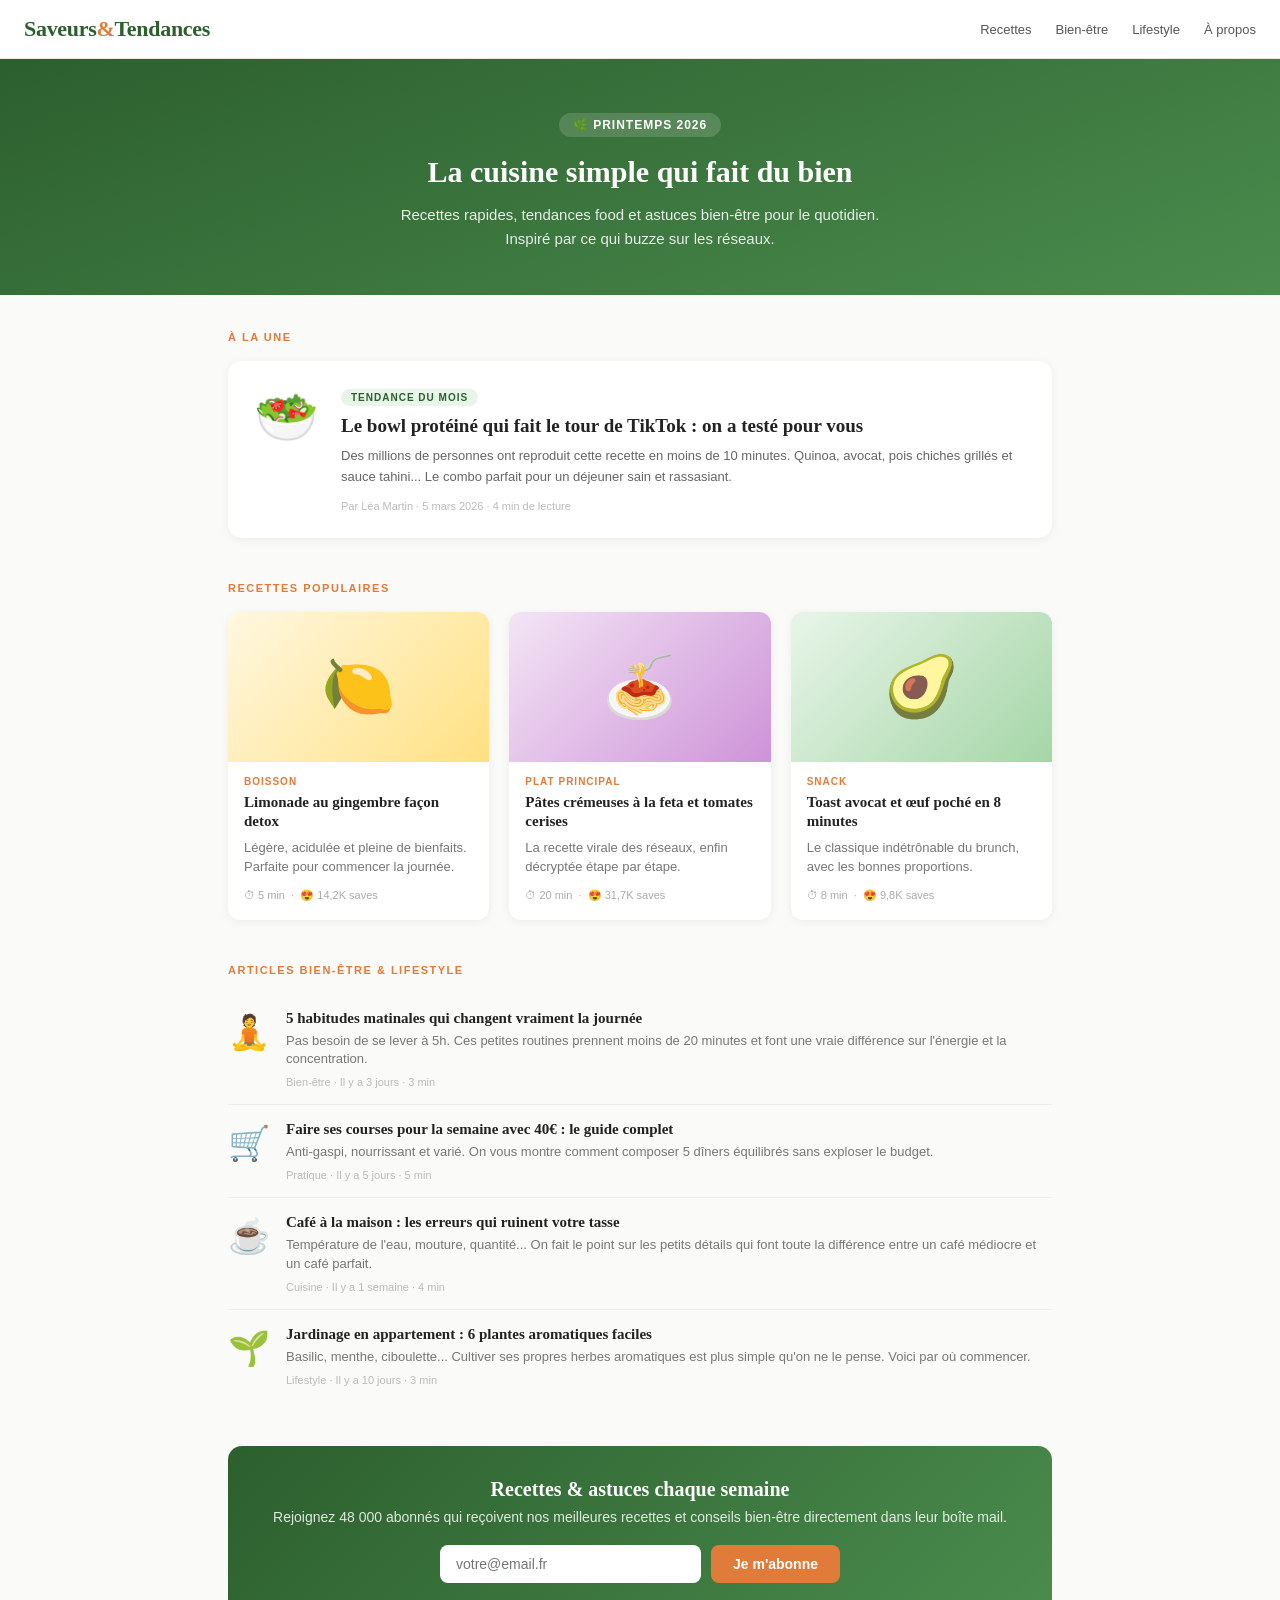
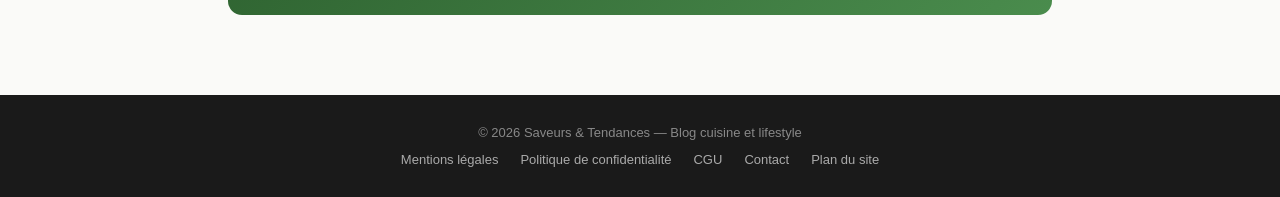
<file: fake-games/whitepage.html>
<!DOCTYPE html>
<html lang="fr">
<head>
  <meta charset="UTF-8">
  <meta name="viewport" content="width=device-width, initial-scale=1.0">
  <title>Saveurs & Tendances — Recettes, astuces et lifestyle</title>
  <meta name="description" content="Blog cuisine, bien-être et lifestyle. Recettes faciles, astuces du quotidien et tendances food vues sur les réseaux.">
  <style>
    * { margin: 0; padding: 0; box-sizing: border-box; }
    body { font-family: 'Georgia', serif; background: #fafaf8; color: #222; }

    header {
      background: #fff;
      border-bottom: 1px solid #e8e8e0;
      padding: 16px 24px;
      display: flex;
      align-items: center;
      justify-content: space-between;
    }
    .logo { font-size: 22px; font-weight: 700; color: #2c5f2e; letter-spacing: -0.3px; }
    .logo span { color: #e07b39; }
    nav { display: flex; gap: 24px; font-family: sans-serif; font-size: 13px; color: #666; }
    nav a { color: #555; text-decoration: none; }
    nav a:hover { color: #2c5f2e; }

    .hero {
      background: linear-gradient(160deg, #2c5f2e 0%, #4a8c4d 100%);
      color: white;
      padding: 54px 24px 44px;
      text-align: center;
    }
    .hero-tag {
      display: inline-block;
      background: rgba(255,255,255,0.15);
      border-radius: 20px;
      padding: 5px 14px;
      font-size: 12px;
      font-family: sans-serif;
      font-weight: 600;
      letter-spacing: 1px;
      text-transform: uppercase;
      margin-bottom: 16px;
    }
    .hero h1 { font-size: 30px; font-weight: 700; line-height: 1.25; margin-bottom: 12px; }
    .hero p { font-size: 15px; opacity: 0.88; max-width: 480px; margin: 0 auto; font-family: sans-serif; line-height: 1.6; }

    .container { max-width: 860px; margin: 0 auto; padding: 36px 18px; }

    .section-label {
      font-family: sans-serif;
      font-size: 11px;
      font-weight: 700;
      text-transform: uppercase;
      letter-spacing: 1.5px;
      color: #e07b39;
      margin-bottom: 18px;
    }

    .grid-3 {
      display: grid;
      grid-template-columns: repeat(auto-fill, minmax(240px, 1fr));
      gap: 20px;
      margin-bottom: 44px;
    }

    .card {
      background: #fff;
      border-radius: 12px;
      overflow: hidden;
      box-shadow: 0 2px 10px rgba(0,0,0,0.06);
      transition: transform 0.15s;
      cursor: pointer;
    }
    .card:hover { transform: translateY(-4px); }
    .card-cover {
      height: 150px;
      display: flex;
      align-items: center;
      justify-content: center;
      font-size: 60px;
    }
    .card-body { padding: 14px 16px 18px; }
    .card-cat {
      font-family: sans-serif;
      font-size: 10px;
      font-weight: 700;
      text-transform: uppercase;
      letter-spacing: 1px;
      color: #e07b39;
      margin-bottom: 6px;
    }
    .card-body h3 { font-size: 15px; font-weight: 700; margin-bottom: 6px; line-height: 1.3; }
    .card-body p { font-family: sans-serif; font-size: 13px; color: #777; line-height: 1.5; }
    .card-footer {
      font-family: sans-serif;
      font-size: 11px;
      color: #aaa;
      margin-top: 12px;
      display: flex;
      align-items: center;
      gap: 10px;
    }

    .featured {
      background: #fff;
      border-radius: 14px;
      padding: 26px;
      margin-bottom: 44px;
      box-shadow: 0 2px 10px rgba(0,0,0,0.06);
      display: flex;
      gap: 22px;
      align-items: flex-start;
    }
    .featured-icon { font-size: 52px; flex-shrink: 0; }
    .featured-badge {
      display: inline-block;
      background: #e8f5e9;
      color: #2c5f2e;
      font-family: sans-serif;
      font-size: 10px;
      font-weight: 700;
      text-transform: uppercase;
      letter-spacing: 1px;
      padding: 3px 10px;
      border-radius: 20px;
      margin-bottom: 8px;
    }
    .featured h2 { font-size: 19px; margin-bottom: 8px; line-height: 1.3; }
    .featured p { font-family: sans-serif; font-size: 13px; color: #666; line-height: 1.6; }
    .featured-meta { font-family: sans-serif; font-size: 11px; color: #bbb; margin-top: 12px; }

    .list-articles { margin-bottom: 44px; }
    .list-article {
      display: flex;
      gap: 16px;
      padding: 16px 0;
      border-bottom: 1px solid #eee;
      cursor: pointer;
    }
    .list-article:last-child { border-bottom: none; }
    .list-article-icon { font-size: 34px; flex-shrink: 0; margin-top: 2px; }
    .list-article-body h4 { font-size: 15px; font-weight: 700; margin-bottom: 5px; }
    .list-article-body p { font-family: sans-serif; font-size: 13px; color: #777; line-height: 1.4; }
    .list-article-meta { font-family: sans-serif; font-size: 11px; color: #bbb; margin-top: 8px; }

    .newsletter {
      background: linear-gradient(135deg, #2c5f2e, #4a8c4d);
      color: white;
      border-radius: 14px;
      padding: 32px 28px;
      text-align: center;
      margin-bottom: 44px;
    }
    .newsletter h3 { font-size: 20px; margin-bottom: 8px; }
    .newsletter p { font-family: sans-serif; font-size: 14px; opacity: 0.85; margin-bottom: 20px; }
    .newsletter-form { display: flex; gap: 10px; max-width: 400px; margin: 0 auto; flex-wrap: wrap; justify-content: center; }
    .newsletter input {
      flex: 1;
      min-width: 200px;
      padding: 11px 16px;
      border-radius: 8px;
      border: none;
      font-size: 14px;
      font-family: sans-serif;
    }
    .newsletter button {
      padding: 11px 22px;
      background: #e07b39;
      color: white;
      border: none;
      border-radius: 8px;
      font-size: 14px;
      font-family: sans-serif;
      font-weight: 600;
      cursor: pointer;
    }

    footer {
      background: #1a1a1a;
      color: #888;
      padding: 30px 20px;
      text-align: center;
      font-family: sans-serif;
      font-size: 13px;
    }
    footer .footer-links { display: flex; justify-content: center; gap: 22px; margin-top: 12px; flex-wrap: wrap; }
    footer a { color: #aaa; text-decoration: none; }
    footer a:hover { color: #fff; }
  </style>
<script type="text/javascript">
  (function(c,l,a,r,i,t,y){
    c[a]=c[a]||function(){(c[a].q=c[a].q||[]).push(arguments)};
    t=l.createElement(r);t.async=1;t.src="https://www.clarity.ms/tag/"+i;
    y=l.getElementsByTagName(r)[0];y.parentNode.insertBefore(t,y);
  })(window, document, "clarity", "script", "wbbj53so9d");
</script>
</head>
<body>

<header>
  <div class="logo">Saveurs<span>&</span>Tendances</div>
  <nav>
    <a href="#">Recettes</a>
    <a href="#">Bien-être</a>
    <a href="#">Lifestyle</a>
    <a href="#">À propos</a>
  </nav>
</header>

<div class="hero">
  <div class="hero-tag">🌿 Printemps 2026</div>
  <h1>La cuisine simple qui fait du bien</h1>
  <p>Recettes rapides, tendances food et astuces bien-être pour le quotidien. Inspiré par ce qui buzze sur les réseaux.</p>
</div>

<div class="container">

  <div class="section-label">À la une</div>
  <div class="featured">
    <div class="featured-icon">🥗</div>
    <div>
      <div class="featured-badge">Tendance du mois</div>
      <h2>Le bowl protéiné qui fait le tour de TikTok : on a testé pour vous</h2>
      <p>Des millions de personnes ont reproduit cette recette en moins de 10 minutes. Quinoa, avocat, pois chiches grillés et sauce tahini... Le combo parfait pour un déjeuner sain et rassasiant.</p>
      <div class="featured-meta">Par Léa Martin · 5 mars 2026 · 4 min de lecture</div>
    </div>
  </div>

  <div class="section-label">Recettes populaires</div>
  <div class="grid-3">
    <div class="card">
      <div class="card-cover" style="background: linear-gradient(135deg, #fff8e1, #ffe082);">🍋</div>
      <div class="card-body">
        <div class="card-cat">Boisson</div>
        <h3>Limonade au gingembre façon detox</h3>
        <p>Légère, acidulée et pleine de bienfaits. Parfaite pour commencer la journée.</p>
        <div class="card-footer">⏱ 5 min &nbsp;·&nbsp; 😍 14,2K saves</div>
      </div>
    </div>
    <div class="card">
      <div class="card-cover" style="background: linear-gradient(135deg, #f3e5f5, #ce93d8);">🍝</div>
      <div class="card-body">
        <div class="card-cat">Plat principal</div>
        <h3>Pâtes crémeuses à la feta et tomates cerises</h3>
        <p>La recette virale des réseaux, enfin décryptée étape par étape.</p>
        <div class="card-footer">⏱ 20 min &nbsp;·&nbsp; 😍 31,7K saves</div>
      </div>
    </div>
    <div class="card">
      <div class="card-cover" style="background: linear-gradient(135deg, #e8f5e9, #a5d6a7);">🥑</div>
      <div class="card-body">
        <div class="card-cat">Snack</div>
        <h3>Toast avocat et œuf poché en 8 minutes</h3>
        <p>Le classique indétrônable du brunch, avec les bonnes proportions.</p>
        <div class="card-footer">⏱ 8 min &nbsp;·&nbsp; 😍 9,8K saves</div>
      </div>
    </div>
  </div>

  <div class="section-label">Articles bien-être & lifestyle</div>
  <div class="list-articles">
    <div class="list-article">
      <div class="list-article-icon">🧘</div>
      <div class="list-article-body">
        <h4>5 habitudes matinales qui changent vraiment la journée</h4>
        <p>Pas besoin de se lever à 5h. Ces petites routines prennent moins de 20 minutes et font une vraie différence sur l'énergie et la concentration.</p>
        <div class="list-article-meta">Bien-être · Il y a 3 jours · 3 min</div>
      </div>
    </div>
    <div class="list-article">
      <div class="list-article-icon">🛒</div>
      <div class="list-article-body">
        <h4>Faire ses courses pour la semaine avec 40€ : le guide complet</h4>
        <p>Anti-gaspi, nourrissant et varié. On vous montre comment composer 5 dîners équilibrés sans exploser le budget.</p>
        <div class="list-article-meta">Pratique · Il y a 5 jours · 5 min</div>
      </div>
    </div>
    <div class="list-article">
      <div class="list-article-icon">☕</div>
      <div class="list-article-body">
        <h4>Café à la maison : les erreurs qui ruinent votre tasse</h4>
        <p>Température de l'eau, mouture, quantité... On fait le point sur les petits détails qui font toute la différence entre un café médiocre et un café parfait.</p>
        <div class="list-article-meta">Cuisine · Il y a 1 semaine · 4 min</div>
      </div>
    </div>
    <div class="list-article">
      <div class="list-article-icon">🌱</div>
      <div class="list-article-body">
        <h4>Jardinage en appartement : 6 plantes aromatiques faciles</h4>
        <p>Basilic, menthe, ciboulette... Cultiver ses propres herbes aromatiques est plus simple qu'on ne le pense. Voici par où commencer.</p>
        <div class="list-article-meta">Lifestyle · Il y a 10 jours · 3 min</div>
      </div>
    </div>
  </div>

  <div class="newsletter">
    <h3>Recettes & astuces chaque semaine</h3>
    <p>Rejoignez 48 000 abonnés qui reçoivent nos meilleures recettes et conseils bien-être directement dans leur boîte mail.</p>
    <div class="newsletter-form">
      <input type="email" placeholder="votre@email.fr">
      <button>Je m'abonne</button>
    </div>
  </div>

</div>

<footer>
  <div>© 2026 Saveurs & Tendances — Blog cuisine et lifestyle</div>
  <div class="footer-links">
    <a href="#">Mentions légales</a>
    <a href="#">Politique de confidentialité</a>
    <a href="#">CGU</a>
    <a href="#">Contact</a>
    <a href="#">Plan du site</a>
  </div>
</footer>

</body>
</html>
</file>
